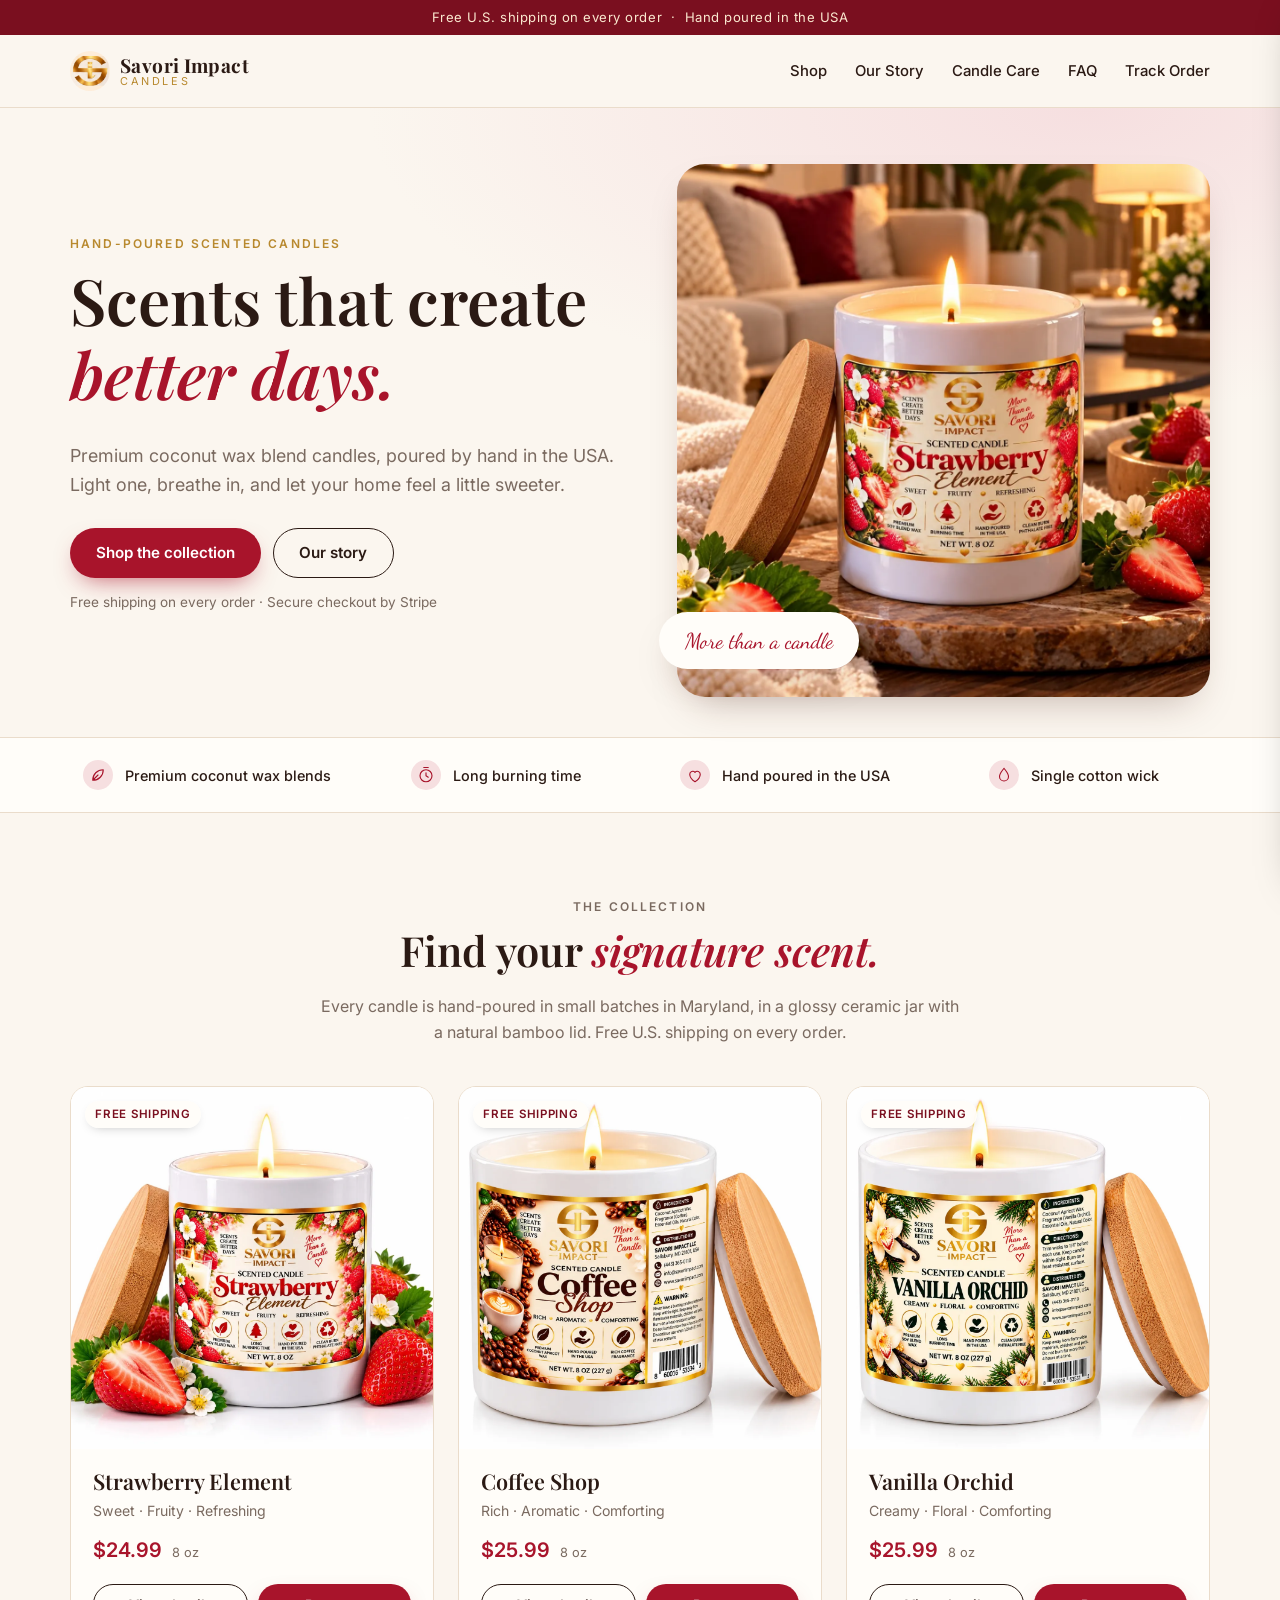
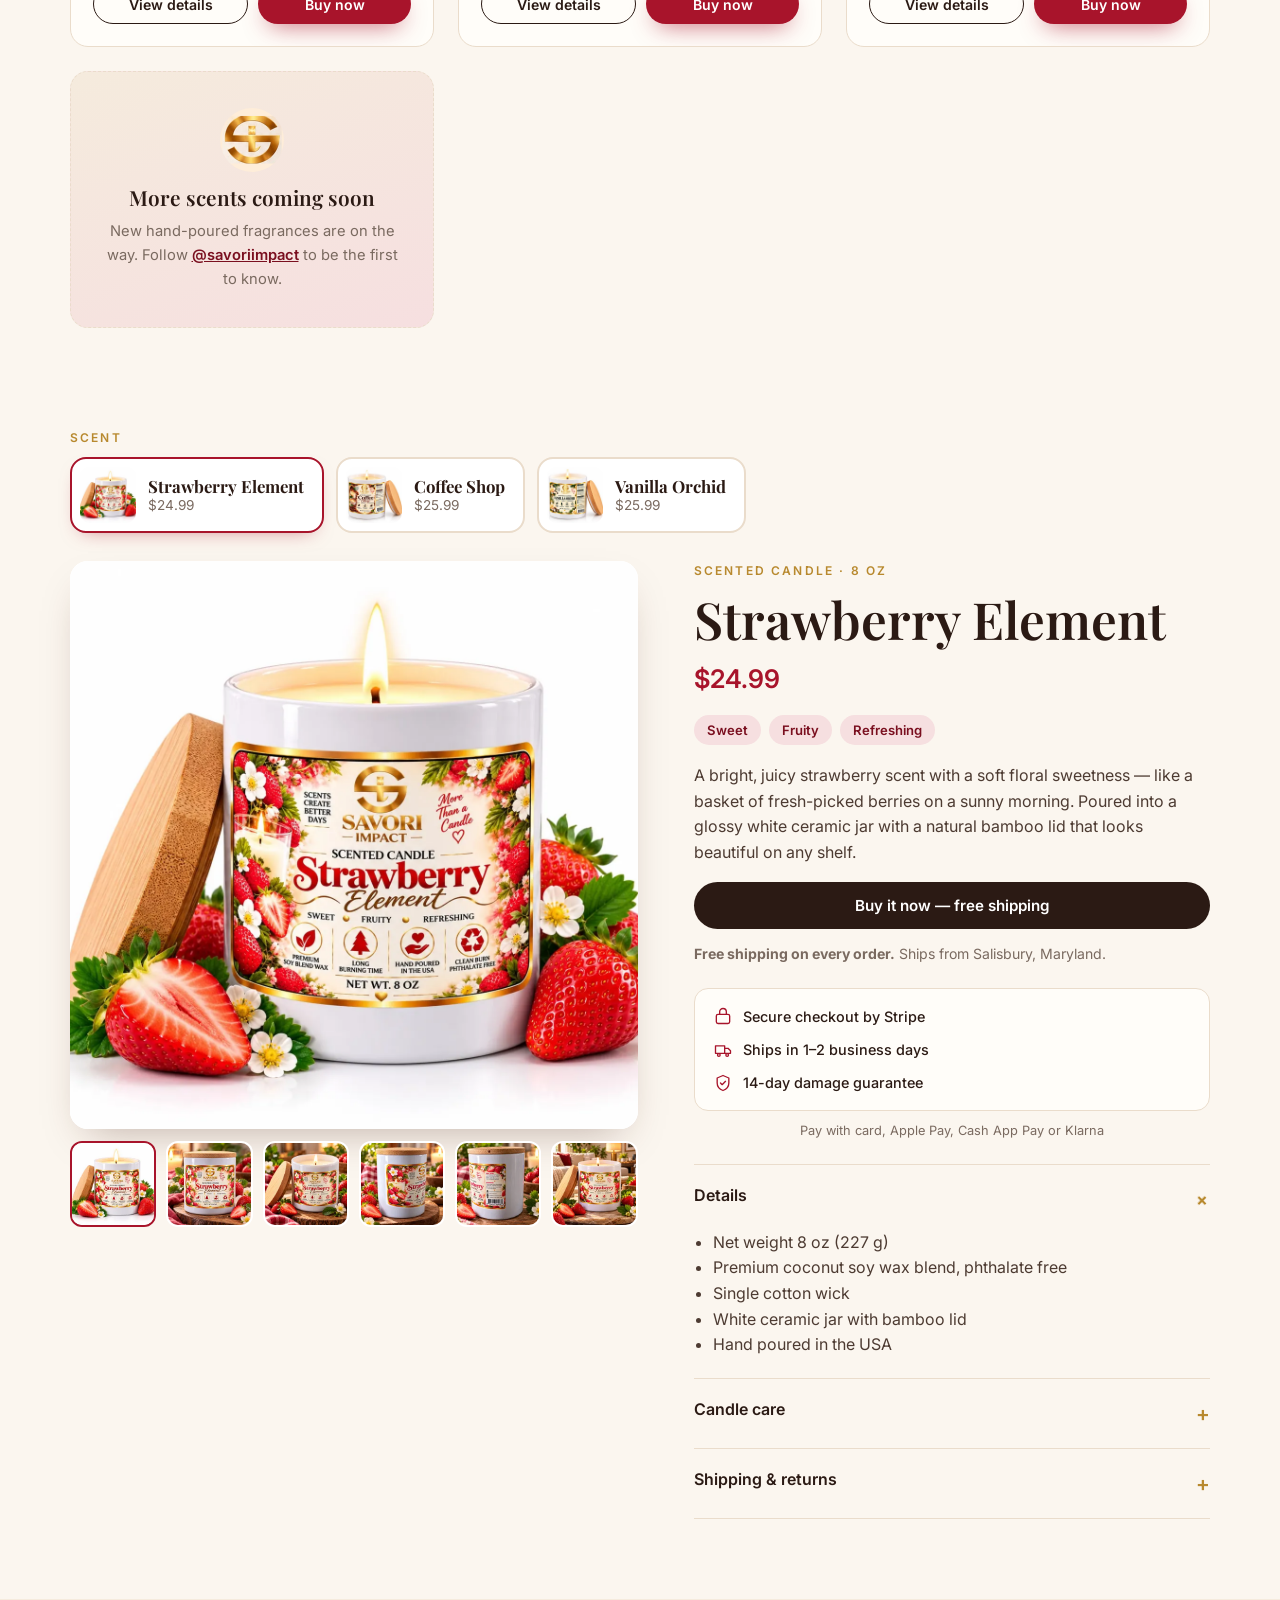
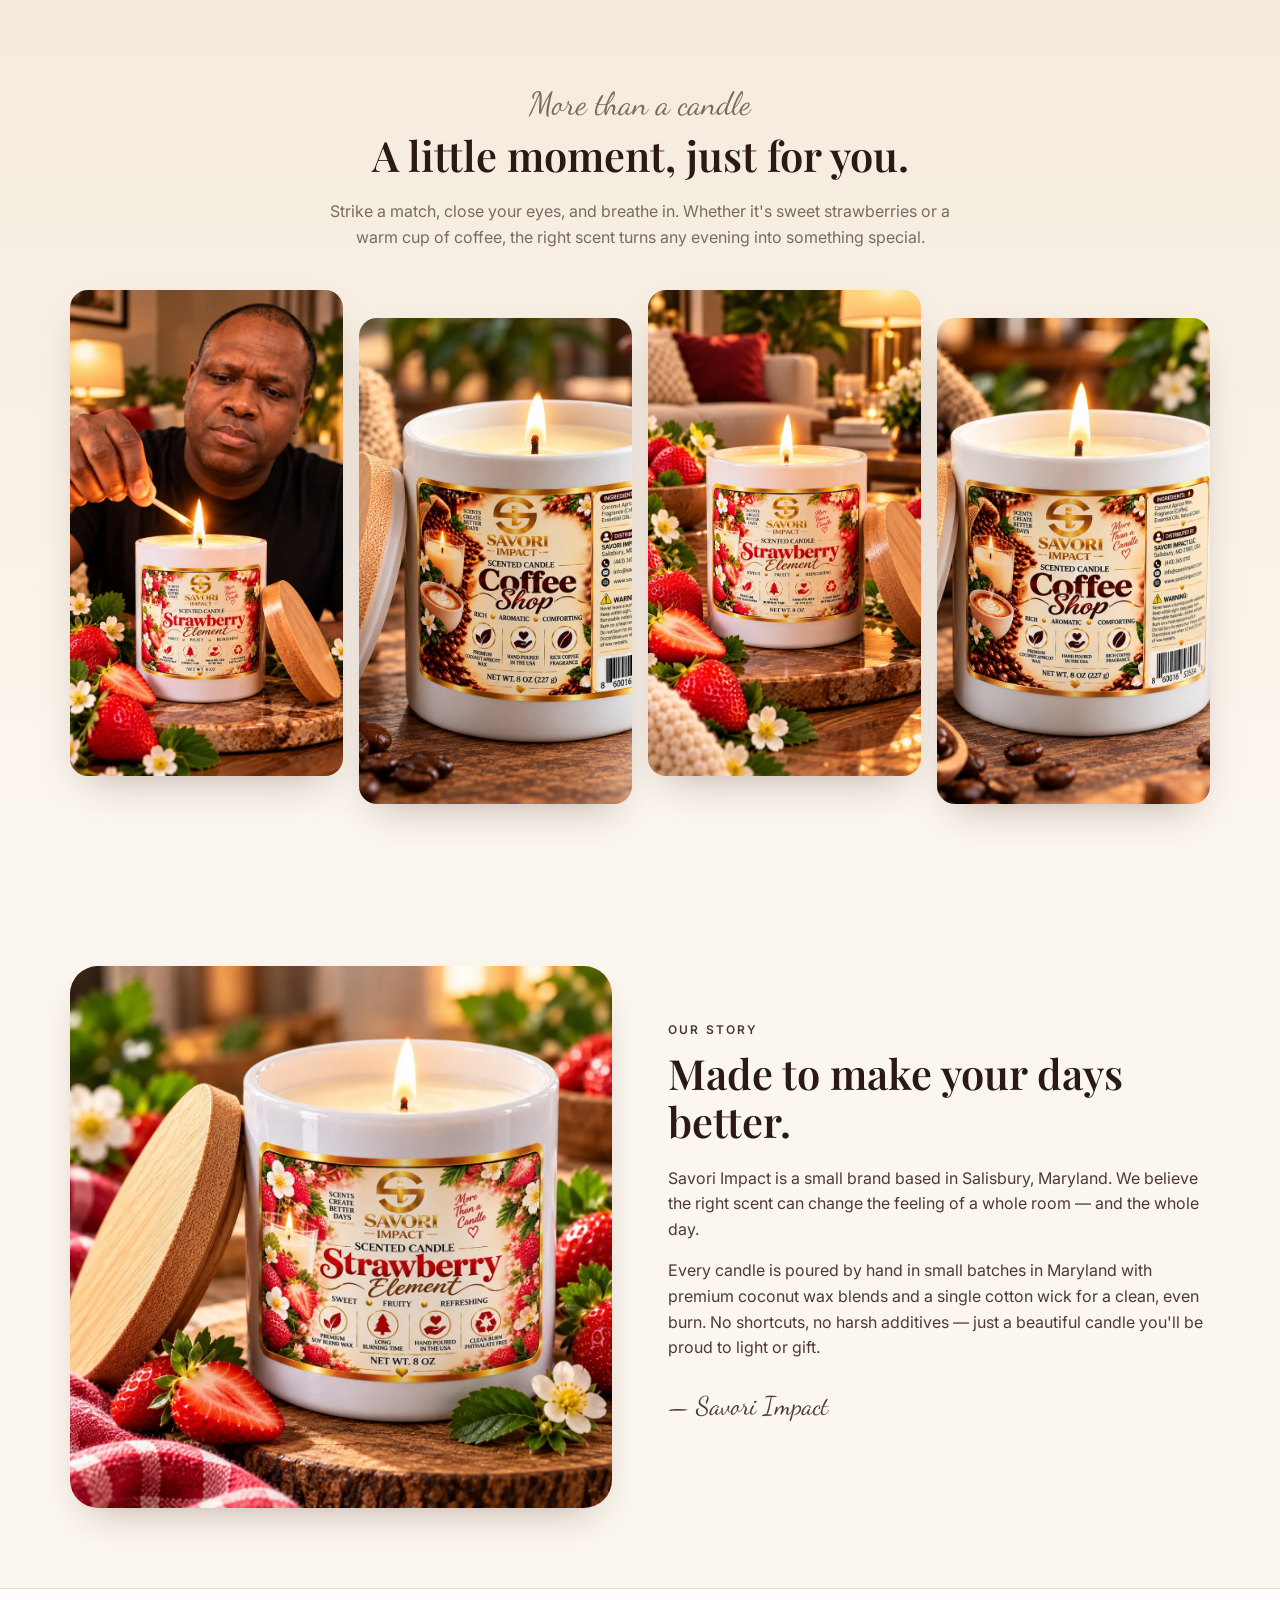
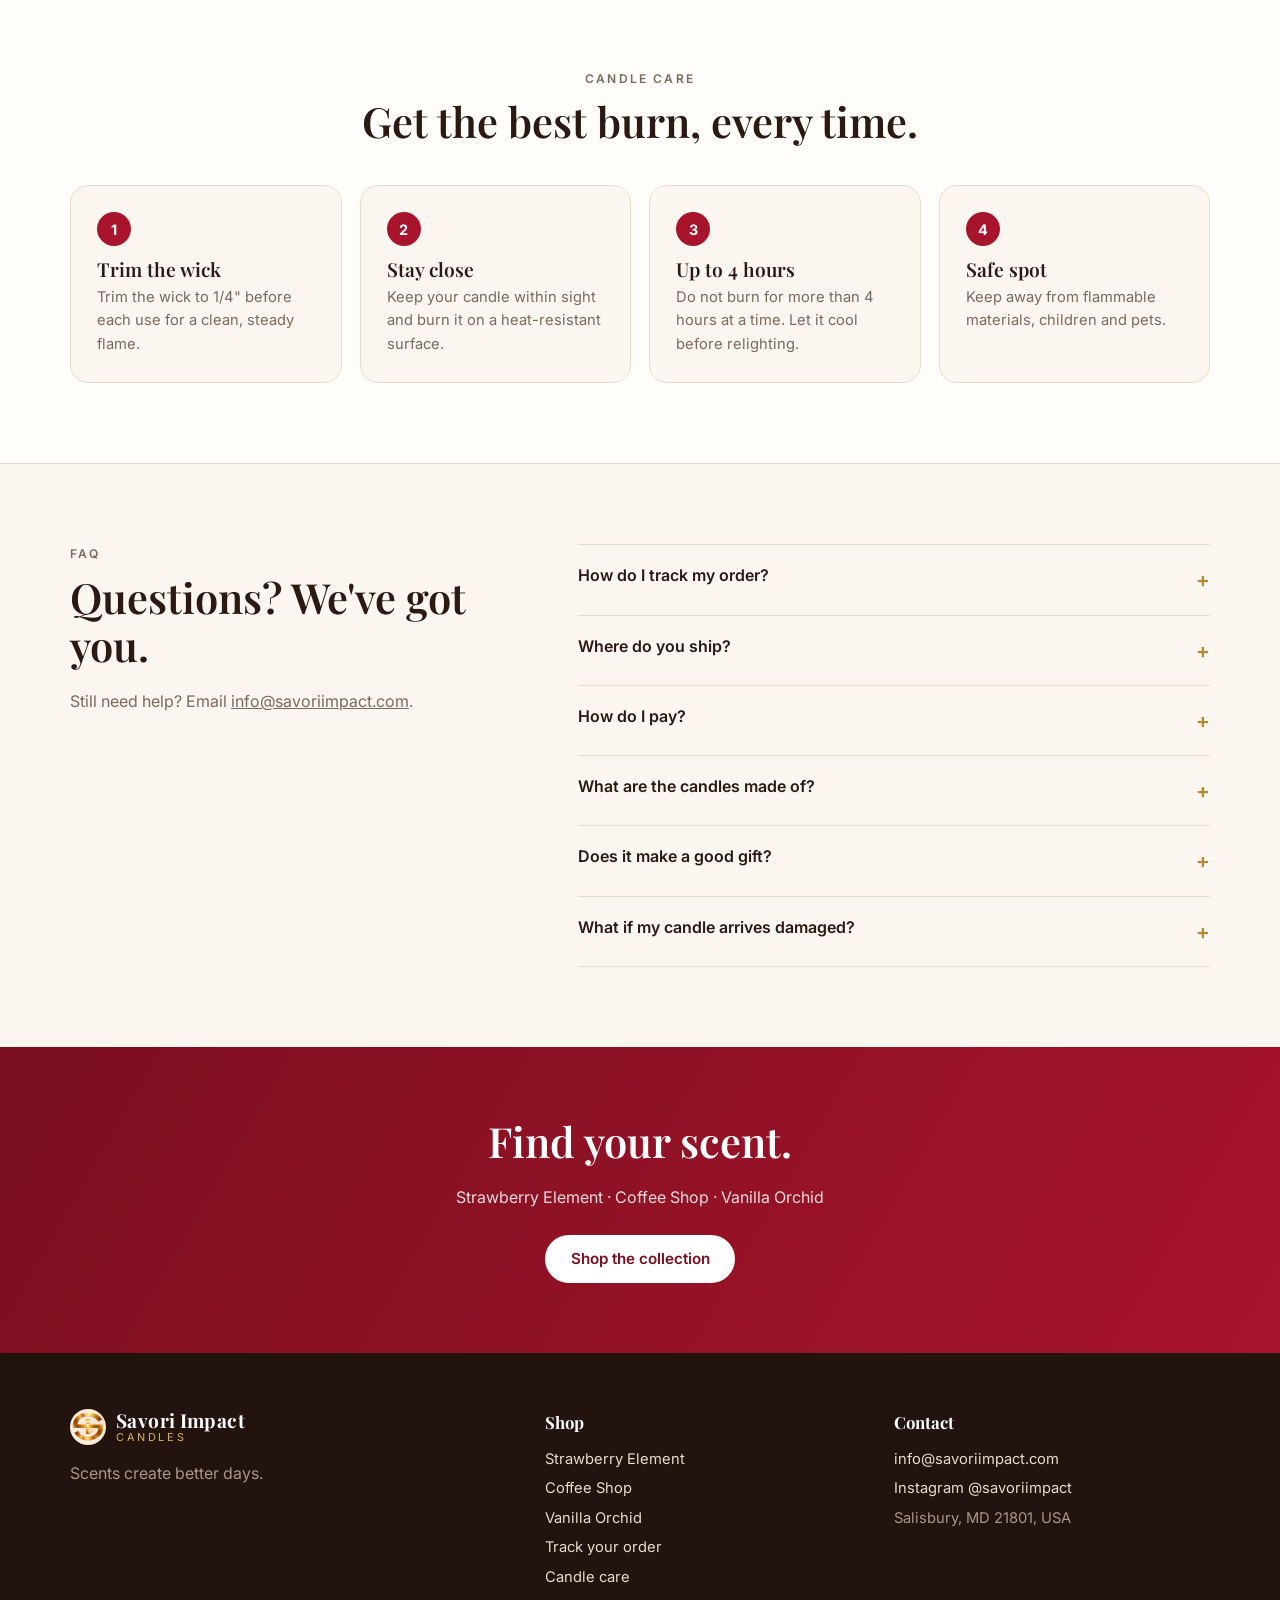
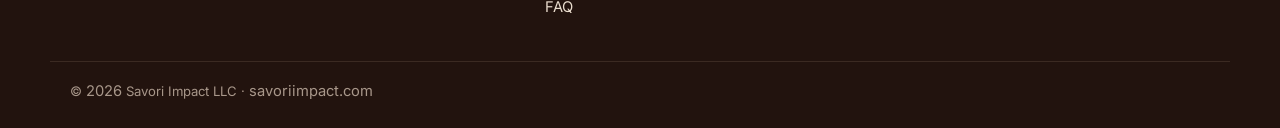
<file: index.html>
<!doctype html>
<html lang="en">
<head>
<meta charset="utf-8">
<meta name="viewport" content="width=device-width, initial-scale=1">
<title>Savori Impact Candles — Hand-Poured Scented Candles</title>
<meta name="description" content="Hand-poured scented candles by Savori Impact. Shop Strawberry Element, Coffee Shop and Vanilla Orchid. Free U.S. shipping on every order.">
<meta property="og:title" content="Savori Impact Candles — Scents that create better days">
<meta property="og:description" content="Hand-poured scented candles. Shop Strawberry Element, Coffee Shop and Vanilla Orchid.">
<meta property="og:image" content="https://candle.savoriimpact.com/img/og.jpg">
<meta property="og:url" content="https://candle.savoriimpact.com/">
<meta name="theme-color" content="#7a0f1f">
<link rel="icon" type="image/png" href="favicon.png">
<link rel="preconnect" href="https://fonts.googleapis.com">
<link rel="preconnect" href="https://fonts.gstatic.com" crossorigin>
<link href="https://fonts.googleapis.com/css2?family=Playfair+Display:ital,wght@0,500;0,600;0,700;1,500&family=Inter:wght@400;500;600&family=Dancing+Script:wght@600&display=swap" rel="stylesheet">
<link rel="stylesheet" href="styles.css?v=5">
</head>
<body>

<div class="announce">Free U.S. shipping on every order &nbsp;·&nbsp; Hand poured in the USA</div>

<header class="header">
  <div class="wrap header-in">
    <a href="#top" class="brand" aria-label="Savori Impact Candles home">
      <img src="img/logo-s.png" alt="" width="40" height="40">
      <span><b>Savori Impact</b><small>Candles</small></span>
    </a>
    <nav class="nav" aria-label="Main">
      <a href="#collection">Shop</a>
      <a href="#story">Our Story</a>
      <a href="#care">Candle Care</a>
      <a href="#faq">FAQ</a>
      <a href="track.html">Track Order</a>
    </nav>
    <a href="track.html" class="btn btn-ghost btn-sm header-shop">Track order</a>
    <button class="cart-btn" id="cartOpen" aria-label="Open cart" hidden>
      <svg viewBox="0 0 24 24" width="22" height="22" fill="none" stroke="currentColor" stroke-width="1.7" stroke-linecap="round" stroke-linejoin="round"><path d="M6 7h12l-1 13H7L6 7z"/><path d="M9 7a3 3 0 0 1 6 0"/></svg>
      <span class="cart-count" id="cartCount">0</span>
    </button>
  </div>
</header>

<main id="top">

  <!-- HERO -->
  <section class="hero">
    <div class="wrap hero-in">
      <div class="hero-text">
        <p class="eyebrow">Hand-poured scented candles</p>
        <h1>Scents that create <em>better days.</em></h1>
        <p class="lead">Premium coconut wax blend candles, poured by hand in the USA. Light one, breathe in, and let your home feel a little sweeter.</p>
        <div class="hero-cta">
          <a href="#collection" class="btn btn-primary">Shop the collection</a>
          <a href="#story" class="btn btn-ghost">Our story</a>
        </div>
        <p class="hero-note">Free shipping on every order · Secure checkout by Stripe</p>
      </div>
      <div class="hero-img">
        <img src="img/living-room.webp" alt="Strawberry Element candle lit on a marble tray in a cozy living room" width="1200" height="1200" fetchpriority="high">
        <div class="hero-tag"><span class="script">More than a candle</span></div>
      </div>
    </div>
  </section>

  <!-- PROMISES -->
  <section class="promises">
    <div class="wrap promises-in">
      <div class="promise"><svg viewBox="0 0 24 24"><path d="M5 19c8 0 14-6 14-14C11 5 5 11 5 19zm0 0 7-7"/></svg><span>Premium coconut wax blends</span></div>
      <div class="promise"><svg viewBox="0 0 24 24"><circle cx="12" cy="13" r="8"/><path d="M12 9v4l3 2M9 2h6"/></svg><span>Long burning time</span></div>
      <div class="promise"><svg viewBox="0 0 24 24"><path d="M12 21s-7-4.4-7-10a4 4 0 0 1 7-2.6A4 4 0 0 1 19 11c0 5.6-7 10-7 10z"/></svg><span>Hand poured in the USA</span></div>
      <div class="promise"><svg viewBox="0 0 24 24"><path d="M12 3c3 4 6 7 6 11a6 6 0 0 1-12 0c0-4 3-7 6-11z"/></svg><span>Single cotton wick</span></div>
    </div>
  </section>

  <!-- COLLECTION -->
  <section class="collection" id="collection">
    <div class="wrap">
      <div class="section-head">
        <p class="eyebrow">The collection</p>
        <h2>Find your <em>signature scent.</em></h2>
        <p>Every candle is hand-poured in small batches in Maryland, in a glossy ceramic jar with a natural bamboo lid. Free U.S. shipping on every order.</p>
      </div>
      <div class="grid" id="collectionGrid"></div>
    </div>
  </section>

  <!-- PRODUCT -->
  <section class="product" id="shop">
    <div class="wrap picker-wrap">
      <p class="eyebrow">Scent</p>
      <div class="scent-picker" id="scentPicker" role="group" aria-label="Choose your scent"></div>
    </div>
    <div class="wrap product-in">
      <div class="gallery">
        <div class="gallery-main"><img id="mainImg" src="img/product-white.webp" alt="Strawberry Element scented candle with bamboo lid and fresh strawberries" width="1200" height="1200"></div>
        <div class="thumbs" id="thumbs" role="list"></div>
      </div>

      <div class="info">
        <p class="eyebrow" id="pVariant">Scented candle · 8 oz</p>
        <h2 class="p-title" id="pTitle">Strawberry Element</h2>
        <p class="price" id="price">$24.99</p>
        <div class="notes" id="pNotes"><span>Sweet</span><span>Fruity</span><span>Refreshing</span></div>
        <p class="desc" id="pDesc">A bright, juicy strawberry scent with a soft floral sweetness — like a basket of fresh-picked berries on a sunny morning. Poured into a glossy white ceramic jar with a natural bamboo lid that looks beautiful on any shelf.</p>

        <div class="buy" id="buyRow">
          <div class="qty" aria-label="Quantity">
            <button type="button" id="qtyMinus" aria-label="Decrease quantity">−</button>
            <input id="qty" type="number" min="1" max="20" value="1" inputmode="numeric" aria-label="Quantity">
            <button type="button" id="qtyPlus" aria-label="Increase quantity">+</button>
          </div>
          <button class="btn btn-primary btn-wide" id="addToCart">Add to cart</button>
        </div>
        <button class="btn btn-dark btn-block" id="buyNow">Buy it now</button>
        <p class="ship-note" id="shipNote">Get <b>free shipping</b> when you buy 3 or more. Ships from Salisbury, Maryland.</p>
        <ul class="trust">
          <li><svg viewBox="0 0 24 24" width="20" height="20" fill="none" stroke="#a8142b" stroke-width="1.6" stroke-linecap="round" stroke-linejoin="round" aria-hidden="true"><rect x="4" y="10" width="16" height="11" rx="2"/><path d="M8 10V7a4 4 0 0 1 8 0v3"/></svg>Secure checkout by Stripe</li>
          <li><svg viewBox="0 0 24 24" width="20" height="20" fill="none" stroke="#a8142b" stroke-width="1.6" stroke-linecap="round" stroke-linejoin="round" aria-hidden="true"><path d="M3 7h11v9H3zM14 10h4l3 3v3h-7"/><circle cx="7" cy="18" r="1.6"/><circle cx="17" cy="18" r="1.6"/></svg>Ships in 1–2 business days</li>
          <li><svg viewBox="0 0 24 24" width="20" height="20" fill="none" stroke="#a8142b" stroke-width="1.6" stroke-linecap="round" stroke-linejoin="round" aria-hidden="true"><path d="M12 3l7 3v6c0 4.5-3 7.5-7 9-4-1.5-7-4.5-7-9V6z"/><path d="M9 12l2 2 4-4"/></svg>14-day damage guarantee</li>
        </ul>
        <p class="pay-methods">Pay with card, Apple Pay, Cash App Pay or Klarna</p>

        <div class="accordion">
          <details open>
            <summary>Details</summary>
            <ul id="pDetails">
              <li>Net weight 8 oz (227 g)</li>
              <li>White ceramic jar with bamboo lid</li>
              <li>Hand poured in the USA</li>
            </ul>
          </details>
          <details>
            <summary>Candle care</summary>
            <p>Trim the wick to 1/4" before each use. Keep the candle within sight and burn it on a heat-resistant surface. Do not burn for more than 4 hours at a time. Keep away from flammable materials, children and pets. Discontinue use when 1/2" of wax remains.</p>
          </details>
          <details>
            <summary>Shipping &amp; returns</summary>
            <p>We ship within the United States, and shipping is free on every order. If your candle arrives damaged, email <a href="mailto:info@savoriimpact.com">info@savoriimpact.com</a> with a photo within 14 days and we'll make it right.</p>
          </details>
        </div>
      </div>
    </div>
  </section>

  <!-- LIFESTYLE -->
  <section class="lifestyle">
    <div class="wrap">
      <div class="section-head">
        <p class="script big">More than a candle</p>
        <h2>A little moment, just for you.</h2>
        <p>Strike a match, close your eyes, and breathe in. Whether it's sweet strawberries or a warm cup of coffee, the right scent turns any evening into something special.</p>
      </div>
      <div class="mosaic">
        <figure><img src="img/lighting.webp" alt="Lighting the Strawberry Element candle with a match" loading="lazy" width="675" height="1200"></figure>
        <figure><img src="img/coffee-burlap.webp" alt="Coffee Shop candle with coffee beans and a burlap sack" loading="lazy" width="1200" height="1200"></figure>
        <figure><img src="img/cozy-vertical.webp" alt="Strawberry Element candle glowing on a coffee table" loading="lazy" width="675" height="1200"></figure>
        <figure><img src="img/coffee-latte.webp" alt="Coffee Shop candle next to a latte" loading="lazy" width="1200" height="1200"></figure>
      </div>
    </div>
  </section>

  <!-- STORY -->
  <section class="story" id="story">
    <div class="wrap story-in">
      <div class="story-img"><img src="img/open-rustic.webp" alt="Strawberry Element candle with the bamboo lid off on a wooden board" loading="lazy" width="1200" height="1200"></div>
      <div class="story-text">
        <p class="eyebrow">Our story</p>
        <h2>Made to make your days better.</h2>
        <p>Savori Impact is a small brand based in Salisbury, Maryland. We believe the right scent can change the feeling of a whole room — and the whole day.</p>
        <p>Every candle is poured by hand in small batches in Maryland with premium coconut wax blends and a single cotton wick for a clean, even burn. No shortcuts, no harsh additives — just a beautiful candle you'll be proud to light or gift.</p>
        <p class="signature script">— Savori Impact</p>
      </div>
    </div>
  </section>

  <!-- CARE -->
  <section class="care" id="care">
    <div class="wrap">
      <div class="section-head">
        <p class="eyebrow">Candle care</p>
        <h2>Get the best burn, every time.</h2>
      </div>
      <div class="care-grid">
        <div class="care-card"><span class="num">1</span><h3>Trim the wick</h3><p>Trim the wick to 1/4" before each use for a clean, steady flame.</p></div>
        <div class="care-card"><span class="num">2</span><h3>Stay close</h3><p>Keep your candle within sight and burn it on a heat-resistant surface.</p></div>
        <div class="care-card"><span class="num">3</span><h3>Up to 4 hours</h3><p>Do not burn for more than 4 hours at a time. Let it cool before relighting.</p></div>
        <div class="care-card"><span class="num">4</span><h3>Safe spot</h3><p>Keep away from flammable materials, children and pets.</p></div>
      </div>
    </div>
  </section>

  <!-- FAQ -->
  <section class="faq" id="faq">
    <div class="wrap faq-in">
      <div class="section-head left">
        <p class="eyebrow">FAQ</p>
        <h2>Questions? We've got you.</h2>
        <p>Still need help? Email <a href="mailto:info@savoriimpact.com">info@savoriimpact.com</a>.</p>
      </div>
      <div class="accordion">
        <details><summary>How do I track my order?</summary><p>We email your tracking number as soon as your order ships (within 1–2 business days). Enter it on our <a href="track.html">Track Order</a> page, or click the link in the email.</p></details>
        <details><summary>Where do you ship?</summary><p>We currently ship within the United States, and shipping is free on every order.</p></details>
        <details><summary>How do I pay?</summary><p>Checkout is handled securely by Stripe. You can pay with a credit or debit card, and other options like Apple Pay, Google Pay or Cash App Pay when available on your device.</p></details>
        <details><summary>What are the candles made of?</summary><p>Strawberry Element is poured with a premium coconut soy wax blend; Coffee Shop is poured with premium coconut apricot wax; Vanilla Orchid is poured with premium coconut soy wax. All use a single cotton wick in a white ceramic jar with a bamboo lid. Net weight 8 oz (227 g).</p></details>
        <details><summary>Does it make a good gift?</summary><p>Yes! The ceramic jar and bamboo lid make it a beautiful gift for birthdays, holidays, housewarmings — or just because.</p></details>
        <details><summary>What if my candle arrives damaged?</summary><p>Email <a href="mailto:info@savoriimpact.com">info@savoriimpact.com</a> with a photo within 14 days of delivery and we'll make it right.</p></details>
      </div>
    </div>
  </section>

  <!-- CTA -->
  <section class="cta-band">
    <div class="wrap cta-in">
      <h2>Find your scent.</h2>
      <p>Strawberry Element · Coffee Shop · Vanilla Orchid</p>
      <a href="#collection" class="btn btn-light">Shop the collection</a>
    </div>
  </section>
</main>

<footer class="footer">
  <div class="wrap footer-in">
    <div>
      <a href="#top" class="brand light"><img src="img/logo-s.png" alt="" width="36" height="36"><span><b>Savori Impact</b><small>Candles</small></span></a>
      <p class="muted">Scents create better days.</p>
    </div>
    <div>
      <h4>Shop</h4>
      <a href="#shop" data-product="strawberry-element">Strawberry Element</a>
      <a href="#shop" data-product="coffee-shop">Coffee Shop</a>
      <a href="#shop" data-product="vanilla-orchid">Vanilla Orchid</a>
      <a href="track.html">Track your order</a>
      <a href="#care">Candle care</a>
      <a href="#faq">FAQ</a>
    </div>
    <div>
      <h4>Contact</h4>
      <a href="mailto:info@savoriimpact.com">info@savoriimpact.com</a>
      <a href="https://www.instagram.com/savoriimpact" target="_blank" rel="noopener">Instagram @savoriimpact</a>
      <span class="muted">Salisbury, MD 21801, USA</span>
    </div>
  </div>
  <div class="wrap copyright">© <span id="year">2026</span> Savori Impact LLC · <a href="https://www.savoriimpact.com">savoriimpact.com</a></div>
</footer>

<!-- MOBILE STICKY BUY BAR -->
<div class="sticky-buy" id="stickyBuy" aria-hidden="true">
  <img id="stickyImg" src="img/product-white-thumb.webp" alt="" width="48" height="48">
  <div><b id="stickyName">Strawberry Element</b><span id="stickyPrice">$24.99 · Free shipping</span></div>
  <button class="btn btn-primary" id="stickyBtn" type="button" tabindex="-1">Buy now</button>
</div>

<!-- CART DRAWER -->
<div class="overlay" id="overlay" hidden></div>
<aside class="drawer" id="drawer" aria-label="Shopping cart" aria-hidden="true">
  <div class="drawer-head">
    <h3>Your cart</h3>
    <button class="icon-btn" id="cartClose" aria-label="Close cart">✕</button>
  </div>
  <div class="ship-progress" id="shipProgress">
    <p id="shipMsg"></p>
    <div class="bar"><span id="shipBar"></span></div>
  </div>
  <div class="drawer-items" id="cartItems"></div>
  <div class="drawer-foot">
    <div class="row"><span>Subtotal</span><b id="subtotal">$0.00</b></div>
    <p class="muted small">Shipping is calculated at checkout.</p>
    <button class="btn btn-primary btn-block" id="checkoutBtn">Checkout</button>
    <p class="error" id="checkoutError" hidden></p>
    <p class="secure">🔒 Secure checkout by Stripe</p>
  </div>
</aside>

<!-- ORDER CONFIRMATION -->
<div class="modal" id="thanks" hidden role="dialog" aria-modal="true" aria-labelledby="thanksTitle">
  <div class="modal-card">
    <img src="img/logo-s.png" alt="" width="56" height="56">
    <h3 id="thanksTitle">Thank you for your order!</h3>
    <p>Your payment went through and a receipt is on its way to your email. We'll pack your candle within 1–2 business days and email you a tracking number you can follow on our <a href="track.html">Track Order</a> page.</p>
    <button class="btn btn-primary" id="thanksClose">Continue shopping</button>
  </div>
</div>

<div class="toast" id="toast" role="status" aria-live="polite"></div>

<script src="app.js?v=5"></script>
</body>
</html>
</file>
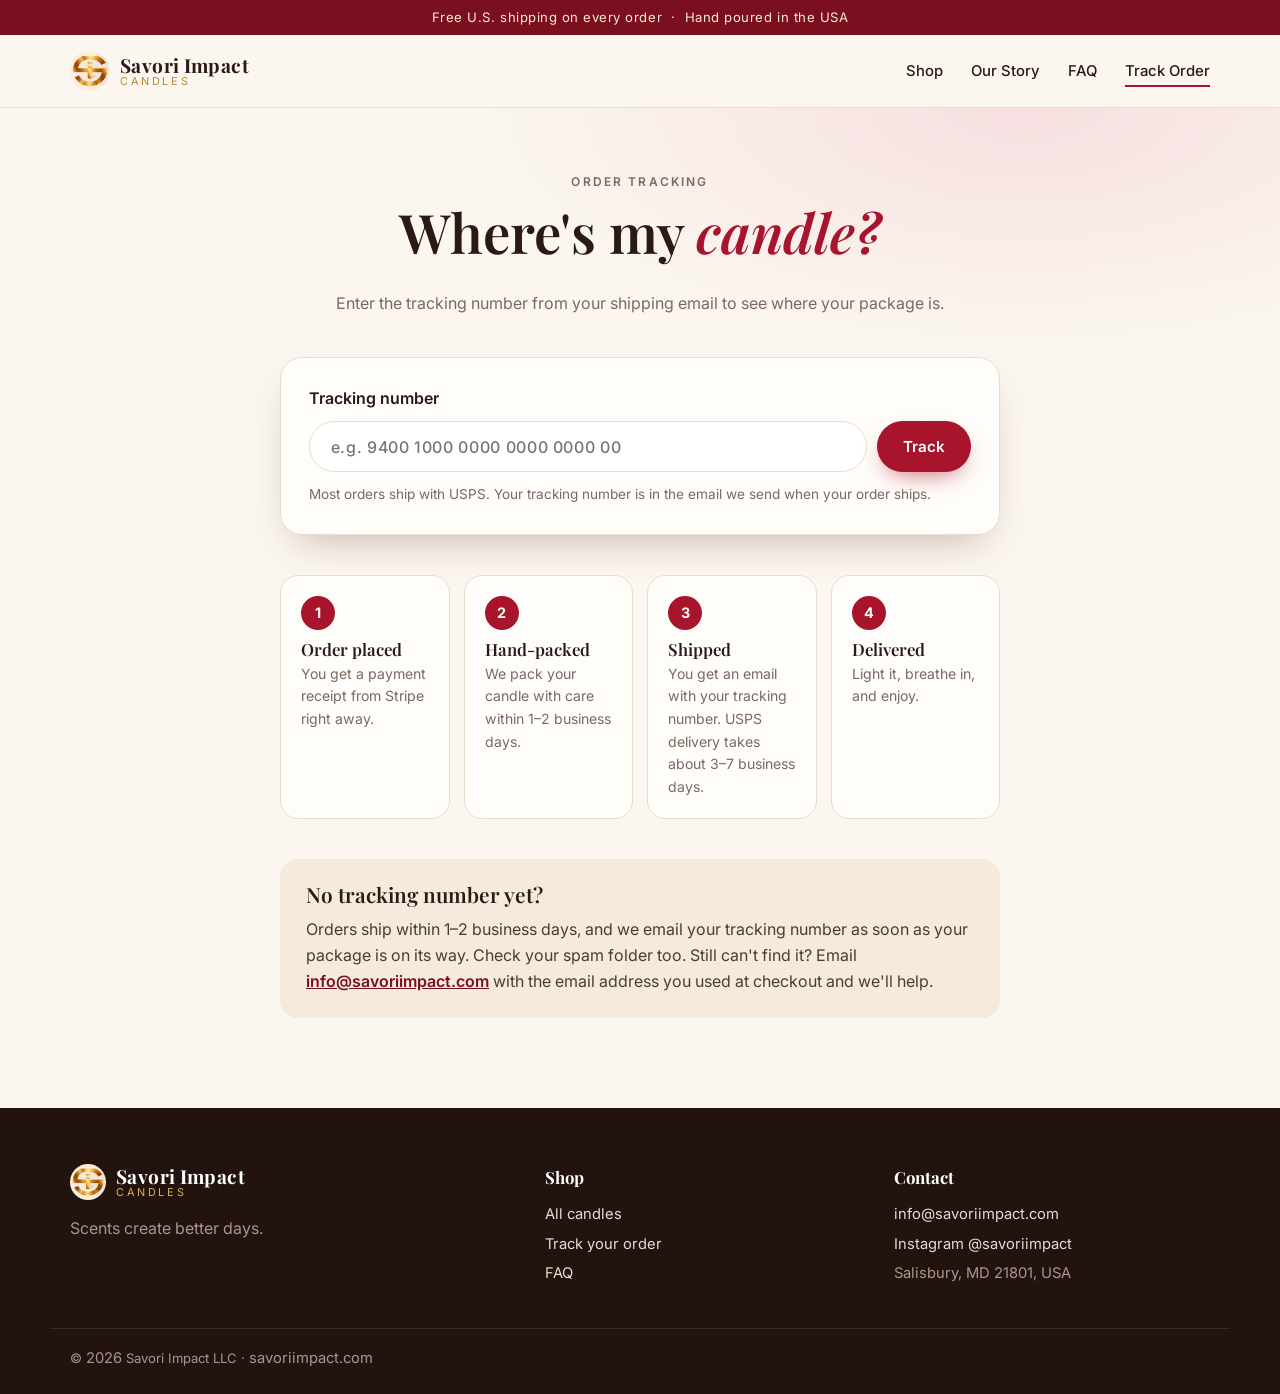
<file: track.html>
<!doctype html>
<html lang="en">
<head>
<meta charset="utf-8">
<meta name="viewport" content="width=device-width, initial-scale=1">
<title>Track Your Order — Savori Impact Candles</title>
<meta name="description" content="Track your Savori Impact Candles order. Enter the tracking number from your shipping email.">
<meta name="theme-color" content="#7a0f1f">
<link rel="icon" type="image/png" href="favicon.png">
<link rel="preconnect" href="https://fonts.googleapis.com">
<link rel="preconnect" href="https://fonts.gstatic.com" crossorigin>
<link href="https://fonts.googleapis.com/css2?family=Playfair+Display:ital,wght@0,500;0,600;0,700;1,500&family=Inter:wght@400;500;600&family=Dancing+Script:wght@600&display=swap" rel="stylesheet">
<link rel="stylesheet" href="styles.css?v=5">
</head>
<body>

<div class="announce">Free U.S. shipping on every order &nbsp;·&nbsp; Hand poured in the USA</div>

<header class="header">
  <div class="wrap header-in">
    <a href="./" class="brand" aria-label="Savori Impact Candles home">
      <img src="img/logo-s.png" alt="" width="40" height="40">
      <span><b>Savori Impact</b><small>Candles</small></span>
    </a>
    <nav class="nav" aria-label="Main">
      <a href="./#collection">Shop</a>
      <a href="./#story">Our Story</a>
      <a href="./#faq">FAQ</a>
      <a href="track.html" aria-current="page">Track Order</a>
    </nav>
    <a href="./#collection" class="btn btn-primary btn-sm header-shop">Shop</a>
  </div>
</header>

<main class="track">
  <div class="wrap track-in">
    <div class="section-head">
      <p class="eyebrow">Order tracking</p>
      <h1 class="track-title">Where's my <em>candle?</em></h1>
      <p>Enter the tracking number from your shipping email to see where your package is.</p>
    </div>

    <form class="track-card" id="trackForm" novalidate>
      <label for="trackNum">Tracking number</label>
      <div class="track-row">
        <input id="trackNum" name="n" type="text" inputmode="text" autocomplete="off" autocapitalize="characters" spellcheck="false" placeholder="e.g. 9400 1000 0000 0000 0000 00" aria-describedby="trackHelp trackErr">
        <button class="btn btn-primary" type="submit">Track</button>
      </div>
      <p class="small muted" id="trackHelp">Most orders ship with USPS. Your tracking number is in the email we send when your order ships.</p>
      <p class="error" id="trackErr" role="alert" hidden></p>

      <div class="track-result" id="trackResult" hidden>
        <p class="small muted">Carrier: <b id="carrierName">USPS</b> · <span id="trackShown"></span></p>
        <a class="btn btn-dark btn-block" id="carrierLink" href="#" target="_blank" rel="noopener">View live tracking</a>
        <p class="small muted center">Opens the carrier's official tracking page in a new tab.</p>
      </div>
    </form>

    <ol class="steps" aria-label="How your order ships">
      <li><span class="num">1</span><div><h3>Order placed</h3><p>You get a payment receipt from Stripe right away.</p></div></li>
      <li><span class="num">2</span><div><h3>Hand-packed</h3><p>We pack your candle with care within 1–2 business days.</p></div></li>
      <li><span class="num">3</span><div><h3>Shipped</h3><p>You get an email with your tracking number. USPS delivery takes about 3–7 business days.</p></div></li>
      <li><span class="num">4</span><div><h3>Delivered</h3><p>Light it, breathe in, and enjoy.</p></div></li>
    </ol>

    <div class="track-help">
      <h2>No tracking number yet?</h2>
      <p>Orders ship within 1–2 business days, and we email your tracking number as soon as your package is on its way. Check your spam folder too. Still can't find it? Email <a href="mailto:info@savoriimpact.com">info@savoriimpact.com</a> with the email address you used at checkout and we'll help.</p>
    </div>
  </div>
</main>

<footer class="footer">
  <div class="wrap footer-in">
    <div>
      <a href="./" class="brand light"><img src="img/logo-s.png" alt="" width="36" height="36"><span><b>Savori Impact</b><small>Candles</small></span></a>
      <p class="muted">Scents create better days.</p>
    </div>
    <div>
      <h4>Shop</h4>
      <a href="./#collection">All candles</a>
      <a href="track.html">Track your order</a>
      <a href="./#faq">FAQ</a>
    </div>
    <div>
      <h4>Contact</h4>
      <a href="mailto:info@savoriimpact.com">info@savoriimpact.com</a>
      <a href="https://www.instagram.com/savoriimpact" target="_blank" rel="noopener">Instagram @savoriimpact</a>
      <span class="muted">Salisbury, MD 21801, USA</span>
    </div>
  </div>
  <div class="wrap copyright">© <span id="year">2026</span> Savori Impact LLC · <a href="https://www.savoriimpact.com">savoriimpact.com</a></div>
</footer>

<script>
(function () {
  var CARRIERS = {
    usps: { name: "USPS", url: function (n) { return "https://tools.usps.com/go/TrackConfirmAction?tLabels=" + n; } },
    ups: { name: "UPS", url: function (n) { return "https://www.ups.com/track?tracknum=" + n; } },
    fedex: { name: "FedEx", url: function (n) { return "https://www.fedex.com/fedextrack/?trknbr=" + n; } }
  };
  function clean(v) { return String(v || "").toUpperCase().replace(/[^0-9A-Z]/g, ""); }
  function detect(n) {
    if (/^1Z[0-9A-Z]{16}$/.test(n)) return "ups";
    if (/^[A-Z]{2}\d{9}US$/.test(n)) return "usps";
    if (/^\d{20,22}$/.test(n) || /^9[1-5]\d{18,24}$/.test(n)) return "usps";
    if (/^\d{12}$/.test(n) || /^\d{15}$/.test(n)) return "fedex";
    if (/^\d{10,30}$/.test(n)) return "usps";
    return null;
  }
  var form = document.getElementById("trackForm");
  var input = document.getElementById("trackNum");
  var err = document.getElementById("trackErr");
  var res = document.getElementById("trackResult");
  function run(raw, focusLink) {
    var n = clean(raw);
    err.hidden = true; res.hidden = true;
    if (!n) { err.textContent = "Please enter your tracking number."; err.hidden = false; return; }
    var c = detect(n);
    if (!c) { err.textContent = "That doesn't look like a USPS, UPS or FedEx tracking number. Please check it and try again, or email info@savoriimpact.com."; err.hidden = false; return; }
    document.getElementById("carrierName").textContent = CARRIERS[c].name;
    document.getElementById("trackShown").textContent = n;
    var link = document.getElementById("carrierLink");
    link.href = CARRIERS[c].url(encodeURIComponent(n));
    res.hidden = false;
    if (focusLink) link.focus();
  }
  form.addEventListener("submit", function (e) { e.preventDefault(); run(input.value, true); });
  var q = new URLSearchParams(location.search).get("n");
  if (q) { input.value = q; run(q, false); }
  document.getElementById("year").textContent = new Date().getFullYear();
})();
</script>
</body>
</html>
</file>
<file: styles.css>
:root{
  --cream:#fbf6ef; --cream-2:#f5ebdd; --paper:#fffdf9;
  --red:#a8142b; --red-dark:#7a0f1f; --rose:#f6dfe0;
  --gold:#b8892e; --gold-2:#d9b15c;
  --ink:#2b1a14; --muted:#7a6a60; --line:#eadccb;
  --radius:18px; --shadow:0 18px 40px -18px rgba(74,32,20,.35);
}
*{box-sizing:border-box}
html{scroll-behavior:smooth}
body{margin:0;background:var(--cream);color:var(--ink);font:16px/1.6 Inter,system-ui,sans-serif;-webkit-font-smoothing:antialiased}
img{max-width:100%;height:auto;display:block}
a{color:inherit}
h1,h2,h3{font-family:"Playfair Display",Georgia,serif;font-weight:600;line-height:1.15;margin:0 0 .5em}
h1{font-size:clamp(2.4rem,5vw,4rem)}
h2{font-size:clamp(1.8rem,3.4vw,2.6rem)}
h1 em,h2 em{font-style:italic;color:var(--red)}
.wrap{max-width:1180px;margin:0 auto;padding:0 20px}
.eyebrow{text-transform:uppercase;letter-spacing:.18em;font-size:.75rem;font-weight:600;color:var(--gold);margin:0 0 .8em}
.script{font-family:"Dancing Script",cursive;color:var(--red)}
.script.big{font-size:2rem;margin:0}
.muted{color:var(--muted)} .small{font-size:.85rem}

/* buttons */
.btn{display:inline-flex;align-items:center;justify-content:center;gap:.5em;border:0;border-radius:999px;padding:.95em 1.7em;font:600 .95rem Inter,sans-serif;cursor:pointer;text-decoration:none;transition:transform .15s ease,box-shadow .2s ease,background .2s}
.btn:hover{transform:translateY(-1px)}
.btn:focus-visible,.cart-btn:focus-visible,.icon-btn:focus-visible,.thumb:focus-visible{outline:3px solid var(--gold-2);outline-offset:2px}
.btn-primary{background:var(--red);color:#fff;box-shadow:0 10px 24px -10px rgba(168,20,43,.7)}
.btn-primary:hover{background:var(--red-dark)}
.btn-dark{background:var(--ink);color:#fff}
.btn-ghost{background:transparent;border:1.5px solid var(--ink);color:var(--ink)}
.btn-light{background:#fff;color:var(--red-dark)}
.btn-block{width:100%}
.btn[disabled]{opacity:.6;cursor:wait;transform:none}

/* announce + header */
.announce{background:var(--red-dark);color:#fbe9d0;text-align:center;font-size:.82rem;letter-spacing:.04em;padding:.55em 1em}
.header{position:sticky;top:0;z-index:30;background:rgba(251,246,239,.92);backdrop-filter:blur(10px);border-bottom:1px solid var(--line)}
.header-in{display:flex;align-items:center;justify-content:space-between;height:72px;gap:16px}
.brand{display:flex;align-items:center;gap:10px;text-decoration:none}
.brand img{border-radius:50%;object-fit:cover}
.brand span{display:flex;flex-direction:column;line-height:1.1}
.brand b{font-family:"Playfair Display",serif;font-size:1.2rem;letter-spacing:.02em}
.brand small{font-size:.68rem;letter-spacing:.24em;text-transform:uppercase;color:var(--gold)}
.brand.light b{color:#fff}
.nav{display:flex;gap:28px}
.nav a{text-decoration:none;font-weight:500;font-size:.93rem;position:relative}
.nav a::after{content:"";position:absolute;left:0;bottom:-4px;height:2px;width:0;background:var(--red);transition:width .2s}
.nav a:hover::after{width:100%}
.cart-btn{position:relative;background:#fff;border:1px solid var(--line);border-radius:50%;width:46px;height:46px;display:grid;place-items:center;cursor:pointer;color:var(--ink)}
.cart-count{position:absolute;top:-4px;right:-4px;background:var(--red);color:#fff;border-radius:999px;font-size:.7rem;font-weight:700;min-width:20px;height:20px;display:grid;place-items:center;padding:0 5px}
.cart-count.bump{animation:bump .4s}
@keyframes bump{50%{transform:scale(1.35)}}

/* hero */
.hero{padding:56px 0 40px;background:radial-gradient(1200px 500px at 85% 0%,var(--rose),transparent 60%)}
.hero-in{display:grid;grid-template-columns:1.05fr 1fr;gap:48px;align-items:center}
.lead{font-size:1.12rem;color:var(--muted);max-width:32em}
.hero-cta{display:flex;gap:12px;flex-wrap:wrap;margin:28px 0 14px}
.hero-note{font-size:.85rem;color:var(--muted)}
.hero-img{position:relative}
.hero-img img{border-radius:28px;box-shadow:var(--shadow);aspect-ratio:1/1;object-fit:cover}
.hero-tag{position:absolute;left:-18px;bottom:28px;background:var(--paper);border-radius:999px;padding:.5em 1.2em;box-shadow:var(--shadow);font-size:1.35rem}

/* promises */
.promises{padding:22px 0;border-block:1px solid var(--line);background:var(--paper)}
.promises-in{display:grid;grid-template-columns:repeat(4,1fr);gap:16px}
.promise{display:flex;align-items:center;gap:12px;justify-content:center;font-size:.9rem;font-weight:500}
.promise svg{width:30px;height:30px;flex:none;fill:none;stroke:var(--red);stroke-width:1.5;stroke-linecap:round;stroke-linejoin:round;background:var(--rose);border-radius:50%;padding:6px}

/* product */
.product{padding:80px 0}
.product-in{display:grid;grid-template-columns:1.1fr 1fr;gap:56px;align-items:start}
.gallery{position:sticky;top:96px}
.gallery-main{background:#fff;border-radius:var(--radius);overflow:hidden;box-shadow:var(--shadow)}
.gallery-main img{aspect-ratio:1/1;object-fit:cover;width:100%;transition:opacity .25s}
.thumbs{display:grid;grid-template-columns:repeat(var(--cols,6),1fr);gap:10px;margin-top:12px}
.thumb{padding:0;border:2px solid transparent;border-radius:12px;overflow:hidden;cursor:pointer;background:#fff}
.thumb img{aspect-ratio:1/1;object-fit:cover;width:100%}
.thumb[aria-current="true"]{border-color:var(--red)}
.p-title{font-size:clamp(2.2rem,4vw,3.2rem);margin-bottom:.2em}
.price{font-size:1.6rem;font-weight:600;color:var(--red);margin:.2em 0 .6em}
.notes{display:flex;gap:8px;flex-wrap:wrap;margin-bottom:18px}
.notes span{background:var(--rose);color:var(--red-dark);border-radius:999px;padding:.35em 1em;font-size:.82rem;font-weight:600}
.desc{color:#4d3b32}
.buy{display:flex;gap:12px;margin:26px 0 12px}
.qty{display:flex;align-items:center;border:1.5px solid var(--line);border-radius:999px;background:#fff;overflow:hidden}
.qty button{background:none;border:0;width:44px;height:50px;font-size:1.3rem;cursor:pointer;color:var(--ink)}
.qty input{width:44px;text-align:center;border:0;font:600 1rem Inter,sans-serif;background:transparent;-moz-appearance:textfield}
.qty input::-webkit-inner-spin-button{-webkit-appearance:none}
.btn-wide{flex:1}
.ship-note{font-size:.88rem;color:var(--muted);margin:14px 0 22px}
.accordion details{border-top:1px solid var(--line);padding:4px 0}
.accordion details:last-child{border-bottom:1px solid var(--line)}
.accordion summary{cursor:pointer;list-style:none;padding:14px 0;font-weight:600;display:flex;justify-content:space-between}
.accordion summary::-webkit-details-marker{display:none}
.accordion summary::after{content:"+";font-size:1.3rem;color:var(--gold);transition:transform .2s}
.accordion details[open] summary::after{transform:rotate(45deg)}
.accordion p,.accordion ul{margin:0 0 16px;color:#4d3b32}
.accordion ul{padding-left:1.2em}

/* lifestyle */
.lifestyle{padding:80px 0;background:linear-gradient(180deg,var(--cream-2),var(--cream))}
.section-head{text-align:center;max-width:640px;margin:0 auto 40px}
.section-head p{color:var(--muted)}
.section-head.left{text-align:left;margin:0}
.mosaic{display:grid;grid-template-columns:repeat(4,1fr);gap:16px}
.mosaic figure{margin:0;border-radius:var(--radius);overflow:hidden;box-shadow:var(--shadow)}
.mosaic figure:nth-child(even){transform:translateY(28px)}
.mosaic img{aspect-ratio:9/16;object-fit:cover;width:100%;transition:transform .6s}
.mosaic figure:hover img{transform:scale(1.04)}

/* story */
.story{padding:110px 0 80px}
.story-in{display:grid;grid-template-columns:1fr 1fr;gap:56px;align-items:center}
.story-img img{border-radius:28px;box-shadow:var(--shadow)}
.story-text p{color:#4d3b32}
.signature{font-size:1.6rem;margin-top:1em}

/* care */
.care{padding:80px 0;background:var(--paper);border-block:1px solid var(--line)}
.care-grid{display:grid;grid-template-columns:repeat(4,1fr);gap:18px}
.care-card{background:var(--cream);border:1px solid var(--line);border-radius:var(--radius);padding:26px}
.care-card h3{font-size:1.2rem;margin:.6em 0 .3em}
.care-card p{margin:0;color:var(--muted);font-size:.92rem}
.num{display:inline-grid;place-items:center;width:34px;height:34px;border-radius:50%;background:var(--red);color:#fff;font-weight:700;font-size:.9rem}

/* faq */
.faq{padding:80px 0}
.faq-in{display:grid;grid-template-columns:1fr 1.4fr;gap:56px}

/* cta band */
.cta-band{background:linear-gradient(120deg,var(--red-dark),var(--red));color:#fff;padding:70px 0;text-align:center}
.cta-band p{opacity:.85;margin:0 0 24px}

/* footer */
.footer{background:#22130e;color:#e9dccd;padding:56px 0 24px}
.footer-in{display:grid;grid-template-columns:1.4fr 1fr 1fr;gap:32px}
.footer h4{font-family:"Playfair Display",serif;font-size:1.05rem;margin:0 0 12px;color:#fff}
.footer a,.footer span{display:block;text-decoration:none;font-size:.92rem;margin:6px 0;color:#e9dccd}
.footer a:hover{color:var(--gold-2)}
.footer .muted{color:#a8978a}
.copyright{border-top:1px solid #3b2a22;margin-top:36px;padding-top:18px;font-size:.82rem;color:#a8978a}
.copyright a,.copyright span{display:inline;color:#a8978a;margin:0}

/* drawer */
.overlay{position:fixed;inset:0;background:rgba(34,19,14,.45);z-index:40}
.drawer{position:fixed;top:0;right:0;height:100%;width:min(420px,100%);background:var(--paper);z-index:50;transform:translateX(105%);transition:transform .3s ease;display:flex;flex-direction:column;box-shadow:-20px 0 40px -20px rgba(0,0,0,.4)}
.drawer.open{transform:none}
.drawer-head{display:flex;justify-content:space-between;align-items:center;padding:20px 22px;border-bottom:1px solid var(--line)}
.drawer-head h3{margin:0}
.icon-btn{background:none;border:0;font-size:1.2rem;cursor:pointer;width:40px;height:40px;border-radius:50%}
.icon-btn:hover{background:var(--cream-2)}
.ship-progress{padding:14px 22px;background:var(--rose)}
.ship-progress p{margin:0 0 8px;font-size:.88rem;color:var(--red-dark);font-weight:500}
.bar{height:6px;background:#fff;border-radius:99px;overflow:hidden}
.bar span{display:block;height:100%;width:0;background:var(--red);transition:width .3s}
.drawer-items{flex:1;overflow:auto;padding:8px 22px}
.item{display:grid;grid-template-columns:76px 1fr auto;gap:14px;padding:16px 0;border-bottom:1px solid var(--line);align-items:center}
.item img{border-radius:12px;width:76px;height:76px;object-fit:cover}
.item h4{margin:0;font-family:"Playfair Display",serif;font-size:1.02rem}
.item .small{margin:2px 0 8px}
.item .qty button{width:32px;height:34px;font-size:1rem}
.item .qty span{min-width:22px;text-align:center;font-weight:600}
.item .remove{background:none;border:0;color:var(--muted);font-size:.8rem;cursor:pointer;text-decoration:underline;margin-top:6px}
.empty{text-align:center;color:var(--muted);padding:48px 0}
.drawer-foot{padding:18px 22px 22px;border-top:1px solid var(--line)}
.drawer-foot .row{display:flex;justify-content:space-between;font-size:1.05rem}
.secure{text-align:center;font-size:.8rem;color:var(--muted);margin:10px 0 0}
.error{color:var(--red);font-size:.88rem;margin:10px 0 0}

/* modal + toast */
.modal{position:fixed;inset:0;background:rgba(34,19,14,.55);display:grid;place-items:center;z-index:60;padding:20px}
.modal[hidden]{display:none}
.modal-card{background:var(--paper);border-radius:24px;padding:36px 30px;max-width:420px;text-align:center;box-shadow:var(--shadow)}
.modal-card img{margin:0 auto 12px;border-radius:50%}
.modal-card p{color:var(--muted)}
.toast{position:fixed;left:50%;bottom:24px;transform:translate(-50%,140%);background:var(--ink);color:#fff;padding:.8em 1.4em;border-radius:999px;font-size:.92rem;z-index:70;transition:transform .3s}
.toast.show{transform:translate(-50%,0)}

/* responsive */
@media (max-width:900px){
  .nav{display:none}
  .hero-in,.product-in,.story-in,.faq-in{grid-template-columns:1fr;gap:32px}
  .hero{padding-top:32px}
  .hero-tag{left:12px}
  .gallery{position:static}
  .promises-in{grid-template-columns:repeat(2,1fr)}
  .promise{justify-content:flex-start}
  .mosaic{grid-template-columns:repeat(2,1fr)}
  .care-grid{grid-template-columns:repeat(2,1fr)}
  .footer-in{grid-template-columns:1fr}
  .story{padding-top:80px}
}
@media (max-width:520px){
  .care-grid{grid-template-columns:1fr}
  .thumbs{gap:6px}
  .buy{flex-direction:column}
  .qty{align-self:flex-start}
  .brand b{font-size:1.05rem}
}
@media (prefers-reduced-motion:reduce){*{transition:none!important;animation:none!important;scroll-behavior:auto}}
.footer .brand{display:flex;margin:0 0 6px}.footer .brand span{display:flex;margin:0}.footer .brand small{color:var(--gold-2)}
.item .qty{display:inline-flex}.toast{visibility:hidden}.toast.show{visibility:visible}

/* scent picker */
.picker-wrap{margin-bottom:28px}
.scent-picker{display:flex;gap:12px;flex-wrap:wrap}
.scent{display:flex;align-items:center;gap:12px;background:#fff;border:2px solid var(--line);border-radius:16px;padding:8px 18px 8px 8px;cursor:pointer;font:inherit;color:var(--ink);text-align:left;transition:border-color .2s,box-shadow .2s}
.scent img{width:56px;height:56px;border-radius:10px;object-fit:cover}
.scent span{display:flex;flex-direction:column;line-height:1.25}
.scent b{font-family:"Playfair Display",serif;font-size:1.05rem}
.scent small{color:var(--muted);font-size:.85rem}
.scent:hover{border-color:var(--gold-2)}
.scent[aria-pressed="true"]{border-color:var(--red);box-shadow:0 8px 20px -12px rgba(168,20,43,.6)}
.scent:focus-visible{outline:3px solid var(--gold-2);outline-offset:2px}
@media (max-width:520px){.scent{flex:1 1 100%}}
.buy[hidden]{display:none}
.cart-btn[hidden]{display:none}

/* collection grid */
.collection{padding:84px 0 20px}
.section-head h2 em{font-style:italic;color:var(--red)}
.grid{display:grid;grid-template-columns:repeat(3,1fr);gap:24px}
.card{background:var(--paper);border:1px solid var(--line);border-radius:var(--radius);overflow:hidden;display:flex;flex-direction:column;transition:transform .25s ease,box-shadow .25s ease}
.card:hover{transform:translateY(-4px);box-shadow:var(--shadow)}
.card-img{position:relative;display:block;aspect-ratio:1/1;overflow:hidden;background:#fff}
.card-img img{position:absolute;inset:0;width:100%;height:100%;object-fit:cover;transition:opacity .45s ease,transform .6s ease}
.card-img .alt{opacity:0}
.card:hover .card-img .alt{opacity:1}
.card:hover .card-img img{transform:scale(1.03)}
.badge{position:absolute;left:14px;top:14px;background:rgba(255,253,249,.94);color:var(--red-dark);font-size:.72rem;font-weight:600;letter-spacing:.06em;text-transform:uppercase;border-radius:999px;padding:.4em .9em;box-shadow:0 4px 12px -6px rgba(0,0,0,.3)}
.card-body{padding:20px 22px 22px;display:flex;flex-direction:column;gap:6px;flex:1}
.card-body h3{font-size:1.35rem;margin:0}
.card-notes{margin:0;color:var(--muted);font-size:.88rem}
.card-foot{display:flex;align-items:baseline;gap:10px;margin:6px 0 12px}
.card-price{font-size:1.25rem;font-weight:600;color:var(--red)}
.card-size{font-size:.8rem;color:var(--muted)}
.card-actions{display:flex;gap:10px;margin-top:auto}
.card-actions .btn{flex:1}
.btn-sm{padding:.75em 1.1em;font-size:.88rem}
.card-soon{background:linear-gradient(160deg,var(--cream-2),var(--rose));border-style:dashed;align-items:center;justify-content:center;text-align:center}
.card-soon:hover{transform:none;box-shadow:none}
.soon-in{padding:36px 28px}
.soon-in img{margin:0 auto 14px;border-radius:50%}
.soon-in h3{font-size:1.3rem}
.soon-in p{color:var(--muted);font-size:.92rem;margin:0}
.soon-in a{color:var(--red-dark);font-weight:600}

/* trust row */
.trust{list-style:none;padding:16px 18px;margin:0 0 10px;display:grid;gap:10px;background:var(--paper);border:1px solid var(--line);border-radius:14px}
.trust li{list-style:none;display:flex;align-items:center;gap:10px;font-size:.9rem;font-weight:500}
.trust svg{width:20px;height:20px;flex:none;fill:none;stroke:var(--red);stroke-width:1.6;stroke-linecap:round;stroke-linejoin:round}
.pay-methods{font-size:.8rem;color:var(--muted);margin:0 0 22px;text-align:center}
.mosaic img{aspect-ratio:9/16;object-fit:cover}

/* sticky buy bar */
.sticky-buy{display:none}
@media (max-width:900px){
  .grid{grid-template-columns:repeat(2,1fr)}
  .sticky-buy{display:flex;align-items:center;gap:12px;position:fixed;left:12px;right:12px;bottom:12px;z-index:35;background:var(--paper);border:1px solid var(--line);border-radius:18px;padding:10px 10px 10px 12px;box-shadow:0 18px 40px -12px rgba(74,32,20,.45);transform:translateY(140%);transition:transform .3s ease}
  .sticky-buy.show{transform:none}
  .sticky-buy img{width:48px;height:48px;border-radius:10px;object-fit:cover}
  .sticky-buy div{flex:1;min-width:0;display:flex;flex-direction:column;line-height:1.25}
  .sticky-buy b{font-family:"Playfair Display",serif;font-size:1rem;white-space:nowrap;overflow:hidden;text-overflow:ellipsis}
  .sticky-buy span{font-size:.8rem;color:var(--muted)}
  .sticky-buy .btn{padding:.8em 1.2em}
}
@media (max-width:560px){
  .grid{grid-template-columns:1fr}
  .collection{padding-top:64px}
}

/* track order page */
.header-shop{display:none}
.nav a[aria-current="page"]::after{width:100%}
.track{padding:64px 0 90px;background:radial-gradient(900px 400px at 80% 0%,var(--rose),transparent 60%)}
.track-in{max-width:760px}
.track-title{font-size:clamp(2.2rem,5vw,3.4rem)}
.track-title em{font-style:italic;color:var(--red)}
.track-card{background:var(--paper);border:1px solid var(--line);border-radius:22px;padding:28px;box-shadow:var(--shadow)}
.track-card label{display:block;font-weight:600;margin-bottom:10px}
.track-row{display:flex;gap:10px}
.track-row input{flex:1;min-width:0;border:1.5px solid var(--line);border-radius:999px;padding:.9em 1.3em;font:500 1rem Inter,sans-serif;letter-spacing:.04em;background:#fff;color:var(--ink)}
.track-row input:focus{outline:3px solid var(--gold-2);outline-offset:1px;border-color:transparent}
.track-card .small{margin:12px 0 0}
.track-result{margin-top:20px;padding-top:20px;border-top:1px solid var(--line)}
.track-result .btn{margin:6px 0 8px}
.center{text-align:center}
.steps{list-style:none;padding:0;margin:40px 0;display:grid;grid-template-columns:repeat(4,1fr);gap:14px}
.steps li{background:var(--paper);border:1px solid var(--line);border-radius:var(--radius);padding:20px;display:flex;flex-direction:column;gap:10px}
.steps h3{font-size:1.05rem;margin:0 0 4px}
.steps p{margin:0;color:var(--muted);font-size:.88rem}
.track-help{background:var(--cream-2);border-radius:var(--radius);padding:24px 26px}
.track-help h2{font-size:1.3rem}
.track-help p{margin:0;color:#4d3b32}
.track-help a{color:var(--red-dark);font-weight:600}
@media (max-width:900px){.header-shop{display:inline-flex}.steps{grid-template-columns:repeat(2,1fr)}}
@media (max-width:520px){.track-row{flex-direction:column}.steps{grid-template-columns:1fr}.track-card{padding:22px}}
</file>
